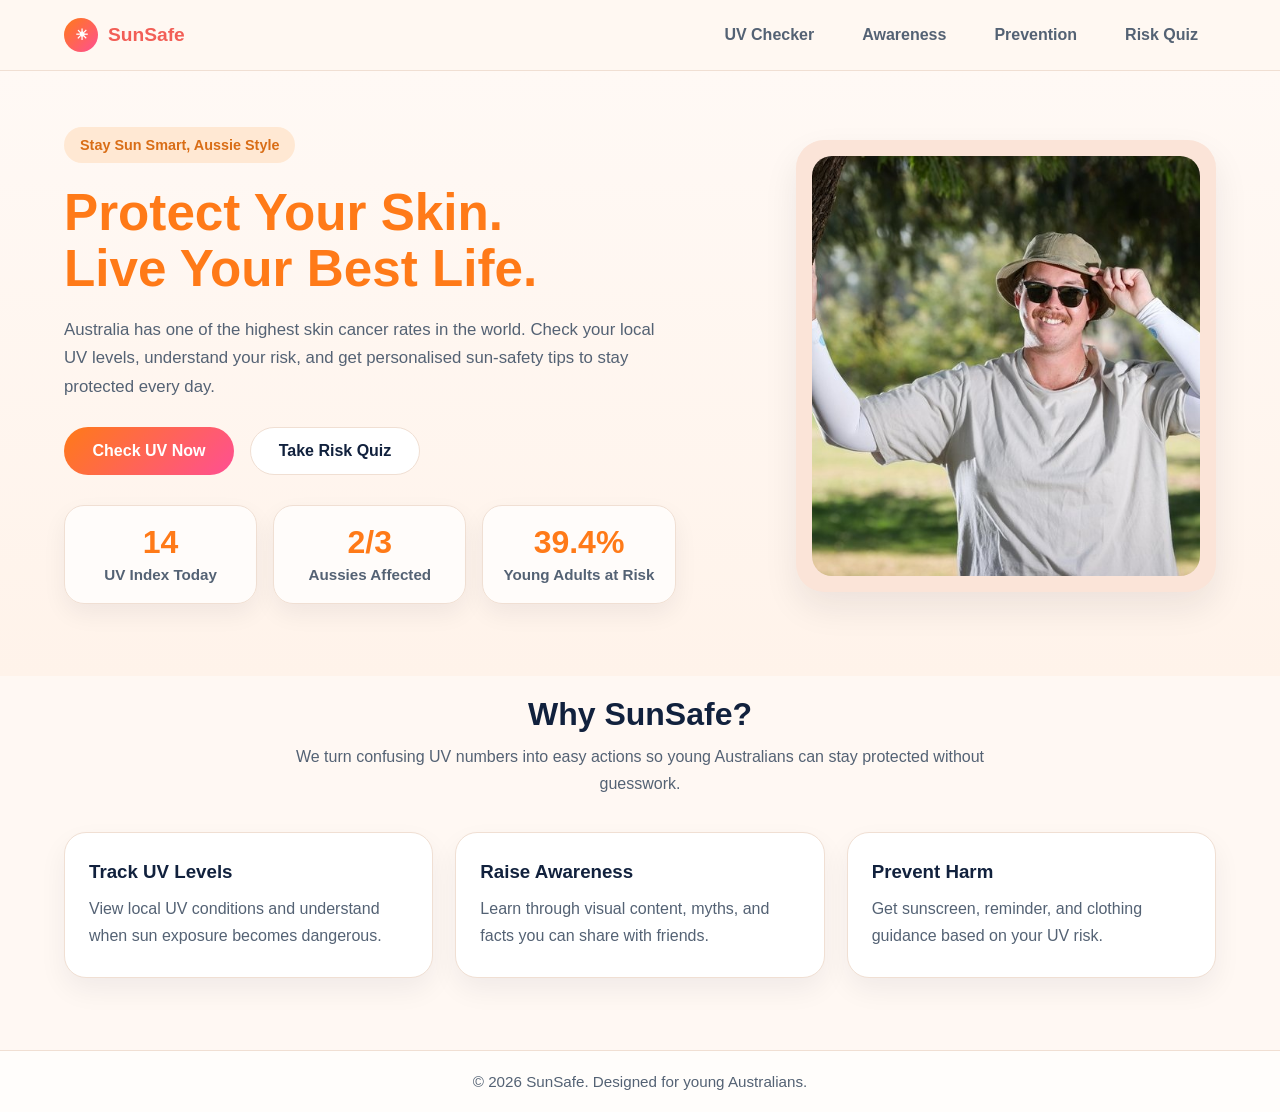
<file: index.html>
<!DOCTYPE html>
<html lang="en">
<head>
  <meta charset="UTF-8" />
  <meta name="viewport" content="width=device-width, initial-scale=1.0" />
  <title>SunSafe</title>
  <link rel="stylesheet" href="style.css" />
</head>
<body>
  <header class="site-header">
    <div class="container nav-wrapper">
      <a href="index.html" class="brand">
         <span class="brand-icon">☀</span>
        <span class="brand-text">SunSafe</span>
      </a>

      <nav class="nav">
        
        <a href="uv-checker.html" class="nav-link">UV Checker</a>
        <a href="awareness.html" class="nav-link">Awareness</a>
        <a href="prevention.html" class="nav-link">Prevention</a>
        <a href="Quiz.html" class="nav-link">Risk Quiz</a>
      </nav>
    </div>
  </header>

  <main>
	<section class="hero">
  <div class="container hero-grid">
    <div class="hero-content">
      <p class="hero-badge">Stay Sun Smart, Aussie Style</p>

      <h1 class="hero-title">
        Protect Your Skin.<br />
        Live Your Best Life.
      </h1>

      <p class="hero-text">
        Australia has one of the highest skin cancer rates in the world.
        Check your local UV levels, understand your risk, and get
        personalised sun-safety tips to stay protected every day.
      </p>

      <div class="hero-actions">
        <a href="uv-checker.html" class="btn btn-primary">Check UV Now</a>
        <a href="Quiz.html" class="btn btn-secondary">Take Risk Quiz</a>
      </div>
      <div class="stats">
        <div class="stat-card">
          <h3>14</h3>
          <p>UV Index Today</p>
        </div>

        <div class="stat-card">
          <h3>2/3</h3>
          <p>Aussies Affected</p>
        </div>

        <div class="stat-card">
          <h3>39.4%</h3>
          <p>Young Adults at Risk</p>
        </div>
      </div>
    </div>

    <div class="hero-image-card">
      <img src="hero-person.jpg" alt="Young adult using sun protection outdoors" class="hero-image" />
    </div>
  </div>
</section>
	<section class="why-section">
  <div class="container">
    <div class="section-heading">
      <h2>Why SunSafe?</h2>
      <p>
        We turn confusing UV numbers into easy actions so young Australians
        can stay protected without guesswork.
      </p>
    </div>

    <div class="feature-grid">
      <article class="feature-card">
        <h3>Track UV Levels</h3>
        <p>
          View local UV conditions and understand when sun exposure becomes dangerous.
        </p>
      </article>

      <article class="feature-card">
        <h3>Raise Awareness</h3>
        <p>
          Learn through visual content, myths, and facts you can share with friends.
        </p>
      </article>

      <article class="feature-card">
        <h3>Prevent Harm</h3>
        <p>
          Get sunscreen, reminder, and clothing guidance based on your UV risk.
        </p>
      </article>
    </div>
  </div>
</section>
  </main>
  <footer class="site-footer">
	<div class="container footer-wrapper">
		<p>&copy; <span id="year"></span> SunSafe. Designed for young Australians.</p>
	</div>
  </footer>
  <script src="script.js"></script>
</body>
</html>
</file>
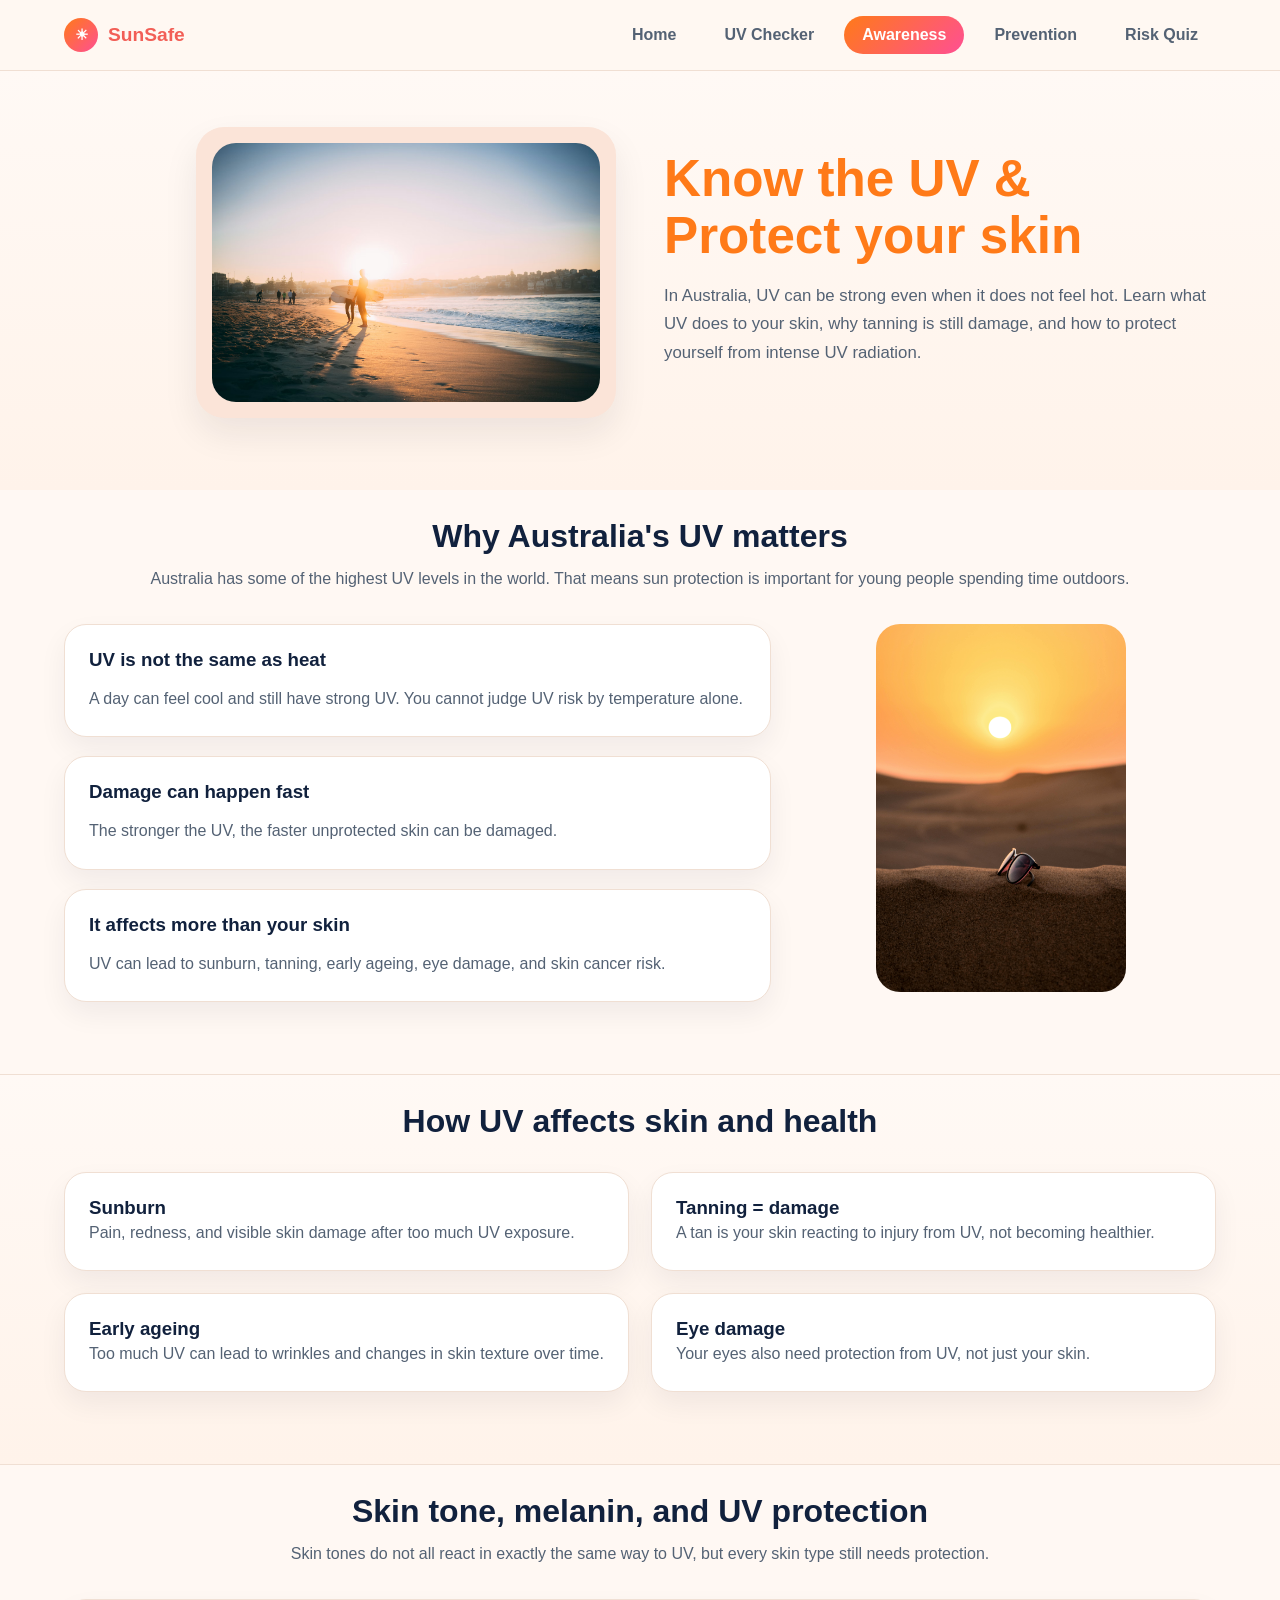
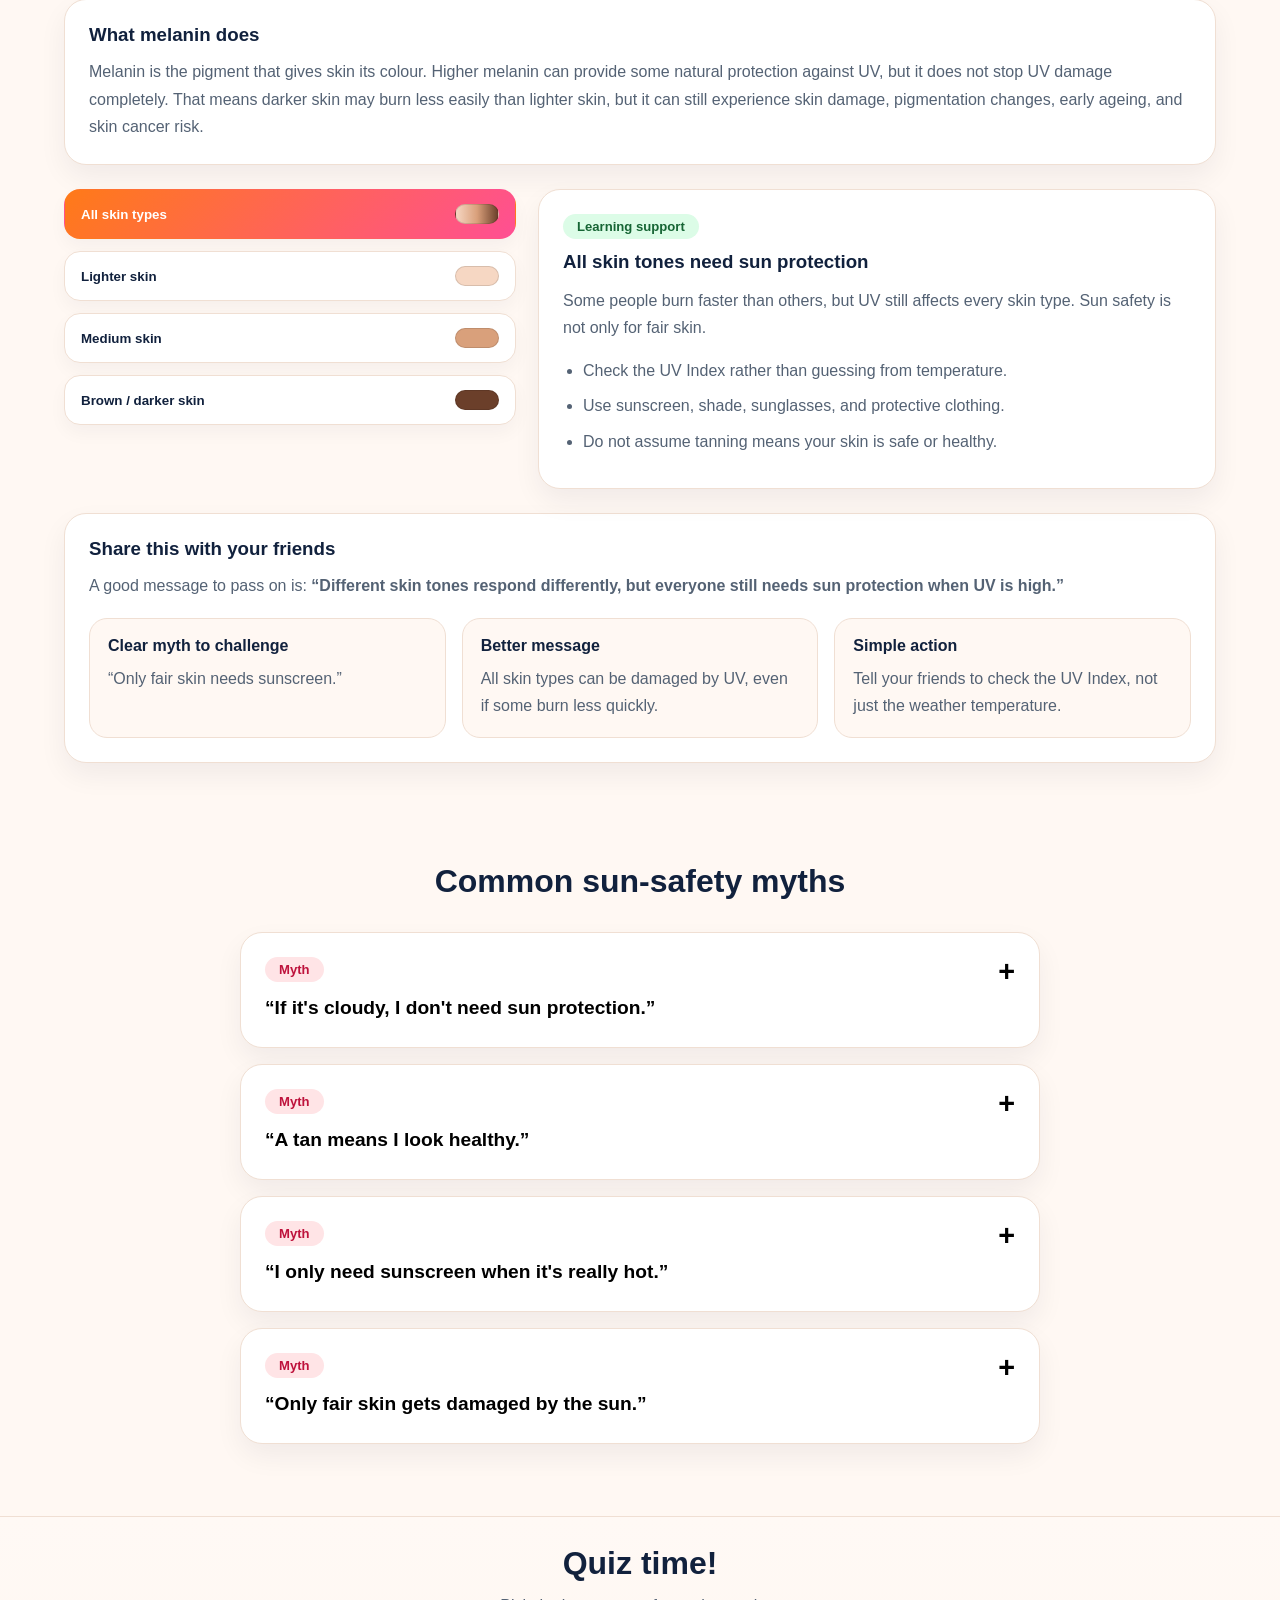
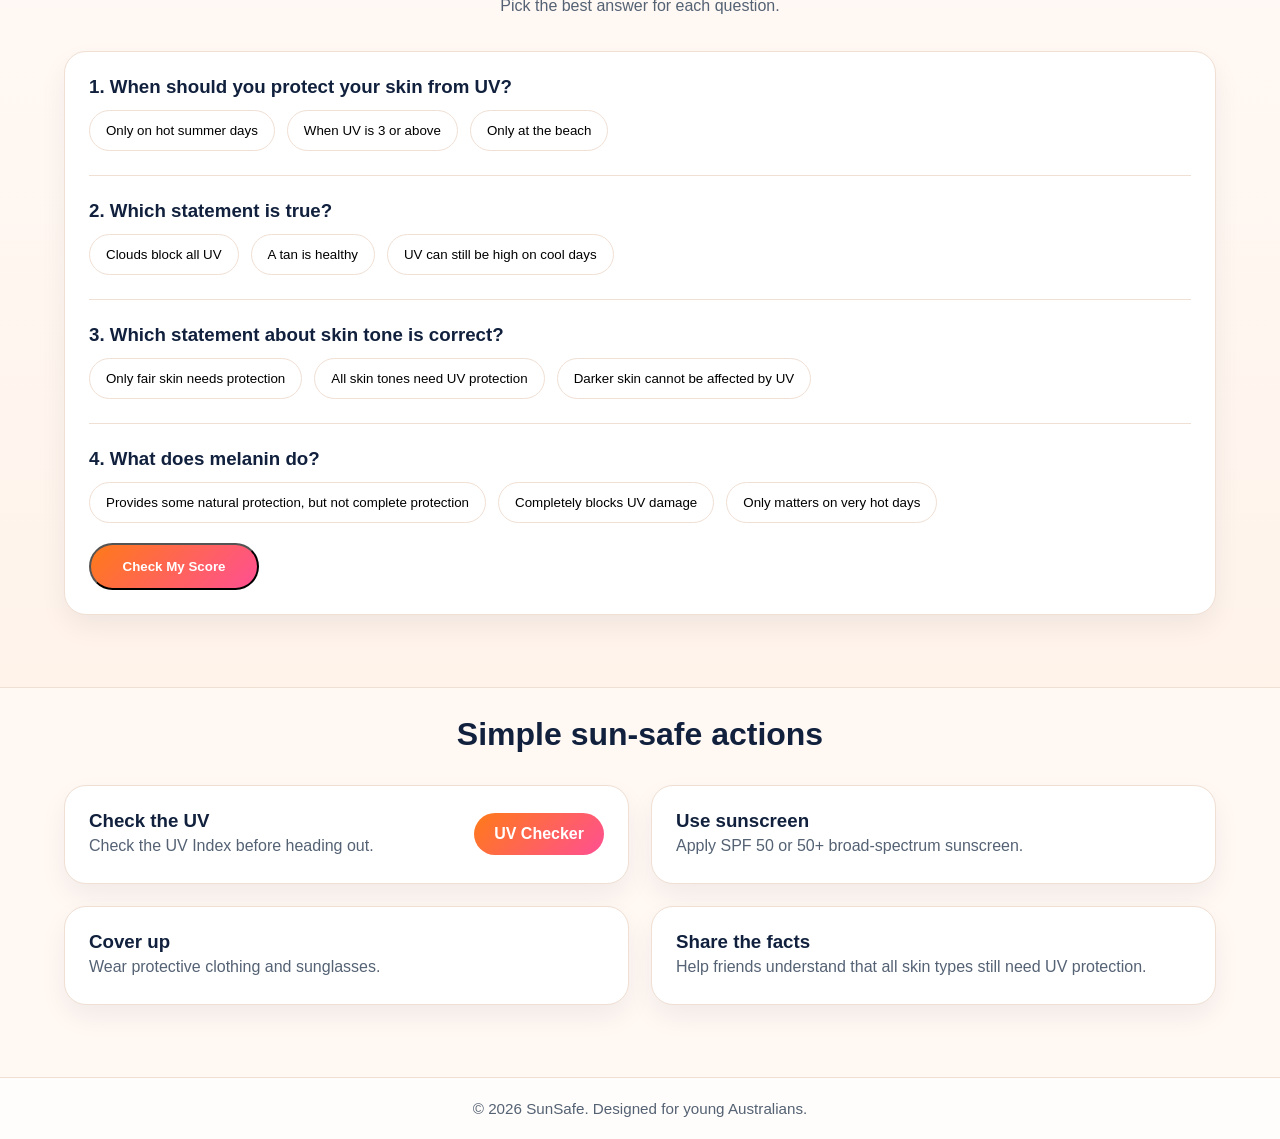
<file: awareness.html>
<!DOCTYPE html>
<html lang="en">
<head>
  <meta charset="UTF-8" />
  <meta name="viewport" content="width=device-width, initial-scale=1.0" />
  <title>SunSafe | UV Awareness</title>
  <link rel="stylesheet" href="style.css" />
</head>
<body class="awareness-page">
  <header class="site-header">
    <div class="container nav-wrapper">
      <a href="index.html" class="brand">
        <span class="brand-icon">☀</span>
        <span class="brand-text">SunSafe</span>
      </a>

      <nav class="nav">
        <a href="index.html" class="nav-link">Home</a>
        <a href="uv-checker.html" class="nav-link">UV Checker</a>
        <a href="awareness.html" class="nav-link active">Awareness</a>
        <a href="prevention.html" class="nav-link">Prevention</a>
        <a href="Quiz.html" class="nav-link">Risk Quiz</a>
      </nav>
    </div>
  </header>

  <main>
    <section class="awareness-hero">
      <div class="container hero-grid">
        <div class="hero-image-card">
          <img src="images/awareness_heading.jpg" alt="Young people learning about UV awareness" class="hero-image" />
        </div>

        <div class="hero-content">
          <h1>
            Know the UV &<br />
            Protect your skin
          </h1>

          <p class="hero-text">
            In Australia, UV can be strong even when it does not feel hot.
            Learn what UV does to your skin, why tanning is still damage,
            and how to protect yourself from intense UV radiation.
          </p>
        </div>
      </div>
    </section>

    <section class="section">
      <div class="container">
        <div class="section-heading">
          <h2>Why Australia's UV matters</h2>
          <p>
            Australia has some of the highest UV levels in the world. That means
            sun protection is important for young people spending time outdoors.
          </p>
        </div>

        <div class="facts-layout">
          <div class="fact-grid">
            <article class="info-card">
              <h3>UV is not the same as heat</h3>
              <p>
                A day can feel cool and still have strong UV. You cannot judge UV risk
                by temperature alone.
              </p>
            </article>

            <article class="info-card">
              <h3>Damage can happen fast</h3>
              <p>
                The stronger the UV, the faster unprotected skin can be damaged.
              </p>
            </article>

            <article class="info-card">
              <h3>It affects more than your skin</h3>
              <p>
                UV can lead to sunburn, tanning, early ageing, eye damage, and skin cancer risk.
              </p>
            </article>
          </div>

          <div class="fact-image-card">
            <img src="images/awareness_fact.jpg" alt="UV awareness illustration" class="fact-side-image" />
          </div>
        </div>
      </div>
    </section>

    <section class="section alt-section">
      <div class="container">
        <div class="section-heading">
          <h2>How UV affects skin and health</h2>
        </div>

        <div class="impact-grid">
          <article class="impact-card">
            <h3>Sunburn</h3>
            <p>Pain, redness, and visible skin damage after too much UV exposure.</p>
          </article>

          <article class="impact-card">
            <h3>Tanning = damage</h3>
            <p>A tan is your skin reacting to injury from UV, not becoming healthier.</p>
          </article>

          <article class="impact-card">
            <h3>Early ageing</h3>
            <p>Too much UV can lead to wrinkles and changes in skin texture over time.</p>
          </article>

          <article class="impact-card">
            <h3>Eye damage</h3>
            <p>Your eyes also need protection from UV, not just your skin.</p>
          </article>
        </div>
      </div>
    </section>

    <section class="section" id="skin-guide">
      <div class="container">
        <div class="section-heading">
          <h2>Skin tone, melanin, and UV protection</h2>
          <p>
            Skin tones do not all react in exactly the same way to UV, but every skin type
            still needs protection.
          </p>
        </div>

        <div class="melanin-card">
          <h3>What melanin does</h3>
          <p>
            Melanin is the pigment that gives skin its colour. Higher melanin can provide
            some natural protection against UV, but it does not stop UV damage completely.
            That means darker skin may burn less easily than lighter skin, but it can still
            experience skin damage, pigmentation changes, early ageing, and skin cancer risk.
          </p>
        </div>

        <div class="skin-guide-layout">
          <div class="skin-type-controls">
            <button type="button" class="skin-type-btn active" data-skin="all">All skin types</button>
            <button type="button" class="skin-type-btn" data-skin="lighter">Lighter skin</button>
            <button type="button" class="skin-type-btn" data-skin="medium">Medium skin</button>
            <button type="button" class="skin-type-btn" data-skin="darker">Brown / darker skin</button>
          </div>

          <div class="skin-type-panel info-card">
            <span class="tag fact">Learning support</span>
            <h3 id="skin-panel-title">All skin tones need sun protection</h3>
            <p id="skin-panel-text">
              Some people burn faster than others, but UV still affects every skin type.
              Sun safety is not only for fair skin.
            </p>

            <ul id="skin-panel-list" class="skin-point-list">
              <li>Check the UV Index rather than guessing from temperature.</li>
              <li>Use sunscreen, shade, sunglasses, and protective clothing.</li>
              <li>Do not assume tanning means your skin is safe or healthy.</li>
            </ul>
          </div>
        </div>

        <div class="peer-education-card">
          <h3>Share this with your friends</h3>
          <p>
            A good message to pass on is: <strong>“Different skin tones respond differently, but everyone still needs sun protection when UV is high.”</strong>
          </p>

          <div class="peer-points">
            <div class="peer-point">
              <h4>Clear myth to challenge</h4>
              <p>“Only fair skin needs sunscreen.”</p>
            </div>

            <div class="peer-point">
              <h4>Better message</h4>
              <p>All skin types can be damaged by UV, even if some burn less quickly.</p>
            </div>

            <div class="peer-point">
              <h4>Simple action</h4>
              <p>Tell your friends to check the UV Index, not just the weather temperature.</p>
            </div>
          </div>
        </div>
      </div>
    </section>

    <section class="section" id="myths">
      <div class="container">
        <div class="section-heading">
          <h2>Common sun-safety myths</h2>
        </div>

        <div class="myth-list">
          <button class="myth-card" type="button" aria-expanded="false">
            <div class="myth-top">
              <span class="tag myth">Myth</span>
              <h3>“If it's cloudy, I don't need sun protection.”</h3>
              <span class="toggle">+</span>
            </div>
            <div class="myth-body">
              <span class="tag fact">Fact</span>
              <p>
                UV can still be high on cloudy days. Clouds do not completely block UV,
                so skin damage can still happen.
              </p>
            </div>
          </button>

          <button class="myth-card" type="button" aria-expanded="false">
            <div class="myth-top">
              <span class="tag myth">Myth</span>
              <h3>“A tan means I look healthy.”</h3>
              <span class="toggle">+</span>
            </div>
            <div class="myth-body">
              <span class="tag fact">Fact</span>
              <p>
                A tan is a sign that your skin has reacted to UV damage.
              </p>
            </div>
          </button>

          <button class="myth-card" type="button" aria-expanded="false">
            <div class="myth-top">
              <span class="tag myth">Myth</span>
              <h3>“I only need sunscreen when it's really hot.”</h3>
              <span class="toggle">+</span>
            </div>
            <div class="myth-body">
              <span class="tag fact">Fact</span>
              <p>
                Heat and UV are different. A cool day can still have dangerous UV levels.
              </p>
            </div>
          </button>

          <button class="myth-card" type="button" aria-expanded="false">
            <div class="myth-top">
              <span class="tag myth">Myth</span>
              <h3>“Only fair skin gets damaged by the sun.”</h3>
              <span class="toggle">+</span>
            </div>
            <div class="myth-body">
              <span class="tag fact">Fact</span>
              <p>
                Everyone can be affected by UV. Some people burn more easily, but all skin types need care and protection.
              </p>
            </div>
          </button>
        </div>
      </div>
    </section>

    <section class="section alt-section">
      <div class="container">
        <div class="section-heading">
          <h2>Quiz time!</h2>
          <p>Pick the best answer for each question.</p>
        </div>

        <div class="quiz-card">
          <div class="quiz-item" data-answer="b">
            <h3>1. When should you protect your skin from UV?</h3>
            <div class="quiz-options">
              <button type="button" class="quiz-option" data-choice="a">Only on hot summer days</button>
              <button type="button" class="quiz-option" data-choice="b">When UV is 3 or above</button>
              <button type="button" class="quiz-option" data-choice="c">Only at the beach</button>
            </div>
          </div>

          <div class="quiz-item" data-answer="c">
            <h3>2. Which statement is true?</h3>
            <div class="quiz-options">
              <button type="button" class="quiz-option" data-choice="a">Clouds block all UV</button>
              <button type="button" class="quiz-option" data-choice="b">A tan is healthy</button>
              <button type="button" class="quiz-option" data-choice="c">UV can still be high on cool days</button>
            </div>
          </div>

          <div class="quiz-item" data-answer="b">
            <h3>3. Which statement about skin tone is correct?</h3>
            <div class="quiz-options">
              <button type="button" class="quiz-option" data-choice="a">Only fair skin needs protection</button>
              <button type="button" class="quiz-option" data-choice="b">All skin tones need UV protection</button>
              <button type="button" class="quiz-option" data-choice="c">Darker skin cannot be affected by UV</button>
            </div>
          </div>

          <div class="quiz-item" data-answer="a">
            <h3>4. What does melanin do?</h3>
            <div class="quiz-options">
              <button type="button" class="quiz-option" data-choice="a">Provides some natural protection, but not complete protection</button>
              <button type="button" class="quiz-option" data-choice="b">Completely blocks UV damage</button>
              <button type="button" class="quiz-option" data-choice="c">Only matters on very hot days</button>
            </div>
          </div>

          <div class="quiz-actions">
            <button id="checkQuizBtn" class="btn btn-primary" type="button">Check My Score</button>
            <p id="quizResult" class="quiz-result"></p>
          </div>
        </div>
      </div>
    </section>

    <section class="section" id="actions">
      <div class="container">
        <div class="section-heading">
          <h2>Simple sun-safe actions</h2>
        </div>

        <div class="action-grid">
          <article class="action-card action-card-inline">
            <div class="action-text">
              <h3>Check the UV</h3>
              <p>Check the UV Index before heading out.</p>
            </div>

            <a href="uv-checker.html" class="action-btn">UV Checker</a>
          </article>

          <article class="action-card">
            <h3>Use sunscreen</h3>
            <p>Apply SPF 50 or 50+ broad-spectrum sunscreen.</p>
          </article>

          <article class="action-card">
            <h3>Cover up</h3>
            <p>Wear protective clothing and sunglasses.</p>
          </article>

          <article class="action-card">
            <h3>Share the facts</h3>
            <p>Help friends understand that all skin types still need UV protection.</p>
          </article>
        </div>
      </div>
    </section>
  </main>

  <footer class="site-footer">
    <div class="container footer-wrapper">
      <p>&copy; <span id="year"></span> SunSafe. Designed for young Australians.</p>
    </div>
  </footer>

  <script src="awareness.js"></script>
</body>
</html>
</file>
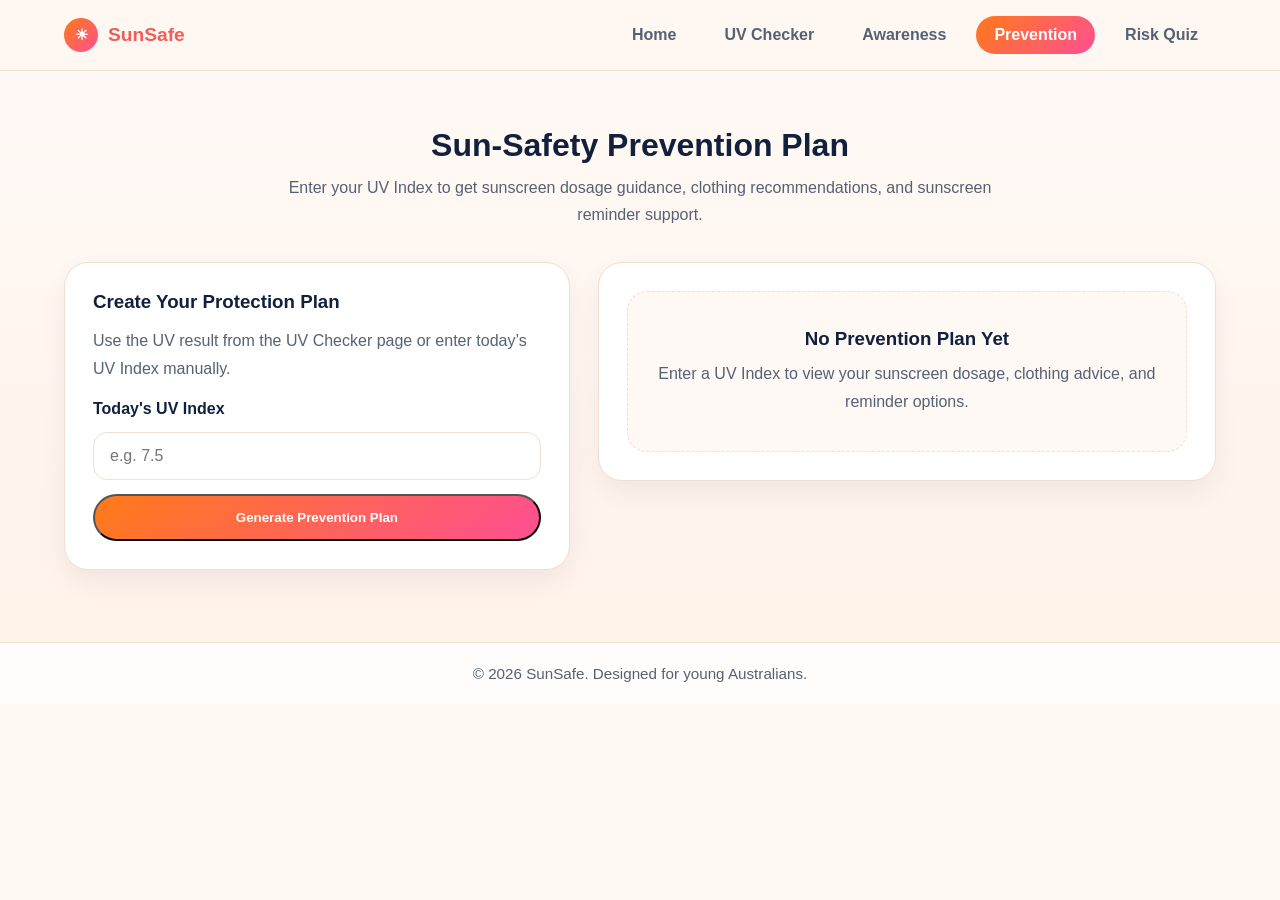
<file: prevention.html>
<!DOCTYPE html>
<html lang="en">
<head>
  <meta charset="UTF-8" />
  <meta name="viewport" content="width=device-width, initial-scale=1.0" />
  <title>SunSafe | Prevention</title>
  <link rel="stylesheet" href="style.css" />
</head>
<body>
  <header class="site-header">
    <div class="container nav-wrapper">
      <a href="index.html" class="brand">
        <span class="brand-icon">☀</span>
        <span class="brand-text">SunSafe</span>
      </a>

      <nav class="nav">
        <a href="index.html" class="nav-link">Home</a>
        <a href="uv-checker.html" class="nav-link">UV Checker</a>
        <a href="awareness.html" class="nav-link">Awareness</a>
        <a href="prevention.html" class="nav-link active">Prevention</a>
        <a href="Quiz.html" class="nav-link">Risk Quiz</a>
      </nav>
    </div>
  </header>

  <main>
    <section class="prevention-page">
      <div class="container">
        <div class="section-heading">
          <h2>Sun-Safety Prevention Plan</h2>
          <p>
            Enter your UV Index to get sunscreen dosage guidance, clothing recommendations,
            and sunscreen reminder support.
          </p>
        </div>

        <div class="prevention-grid">
          <div class="prevention-form-card">
            <h3>Create Your Protection Plan</h3>
            <p class="prevention-intro">
              Use the UV result from the UV Checker page or enter today’s UV Index manually.
            </p>

            <form id="prevention-form" class="prevention-form">
              <label for="uv-index-input">Today's UV Index</label>
              <input
                type="number"
                id="uv-index-input"
                name="uv-index-input"
                min="0"
                max="15"
                step="0.1"
                placeholder="e.g. 7.5"
                required
              />

              <button type="submit" class="btn btn-primary">Generate Prevention Plan</button>
            </form>

            <div class="reminder-banner prevention-hidden" id="reminder-banner"></div>
          </div>

          <div class="prevention-output-card">
            <div id="prevention-placeholder" class="placeholder-state">
              <h3>No Prevention Plan Yet</h3>
              <p>
                Enter a UV Index to view your sunscreen dosage, clothing advice,
                and reminder options.
              </p>
            </div>

            <div id="prevention-results" class="prevention-results prevention-hidden">
              <div class="prevention-summary">
                <div class="prevention-uv-circle" id="prevention-uv-circle">
                  <span id="summary-uv-value">--</span>
                </div>

                <div class="prevention-summary-text">
                  <p class="summary-label">Current Prevention Summary</p>
                  <h3 id="summary-risk-level">No data</h3>
                  <p class="risk-pill" id="summary-risk-pill">No data</p>
                  <p id="summary-message">
                    Your protection guidance will appear here after you enter a UV Index.
                  </p>
                </div>
              </div>

              <div class="prevention-cards">
                <article class="info-card">
                  <h3>Sunscreen Dosage Guidance</h3>
                  <div class="metric-row">
                    <span class="metric-label">Recommended SPF</span>
                    <span class="metric-value" id="spf-value">--</span>
                  </div>
                  <div class="metric-row">
                    <span class="metric-label">Estimated Dosage</span>
                    <span class="metric-value" id="dosage-value">--</span>
                  </div>
                  <div class="metric-row">
                    <span class="metric-label">Pump Estimate</span>
                    <span class="metric-value" id="pump-value">--</span>
                  </div>
                  <div class="metric-row">
                    <span class="metric-label">Reapply Every</span>
                    <span class="metric-value" id="reapply-value">--</span>
                  </div>
                  <p class="info-note-text" id="dosage-note">
                    Dosage guidance will appear after you generate your prevention plan.
                  </p>
                </article>

                <article class="info-card">
                  <h3>Clothing Recommendations</h3>
                  <ul class="advice-list" id="clothing-list">
                    <li>No clothing recommendations yet.</li>
                  </ul>
                </article>

                <article class="info-card">
                  <h3>Sunscreen Reminders</h3>

                  <div class="reminder-controls">
                    <label for="reminder-interval">Reminder time</label>
                    <select id="reminder-interval">
                      <option value="60">Every 60 minutes</option>
                      <option value="80">Every 80 minutes</option>
                      <option value="90">Every 90 minutes</option>
                      <option value="120">Every 120 minutes</option>
                    </select>

                    <div class="reminder-actions">
                      <button type="button" id="add-reminder-btn" class="btn btn-secondary">
                        Add Reminder
                      </button>
                      <button type="button" id="clear-reminders-btn" class="btn btn-secondary btn-outline">
                        Clear All
                      </button>
                    </div>
                  </div>

                  <p class="reminder-status" id="reminder-status">
                    Generate a prevention plan before adding reminders.
                  </p>

                  <div class="reminder-tracking">
                    <h4>Active Reminder Tracking</h4>
                    <ul id="reminder-list" class="reminder-list">
                      <li class="empty-reminder">No reminders set yet.</li>
                    </ul>
                  </div>
                </article>
              </div>
            </div>
          </div>
        </div>
      </div>
    </section>
  </main>

  <footer class="site-footer">
    <div class="container footer-wrapper">
      <p>&copy; <span id="year"></span> SunSafe. Designed for young Australians.</p>
    </div>
  </footer>

  <script src="script.js"></script>
  <script src="prevention.js"></script>
</body>
</html>
</file>
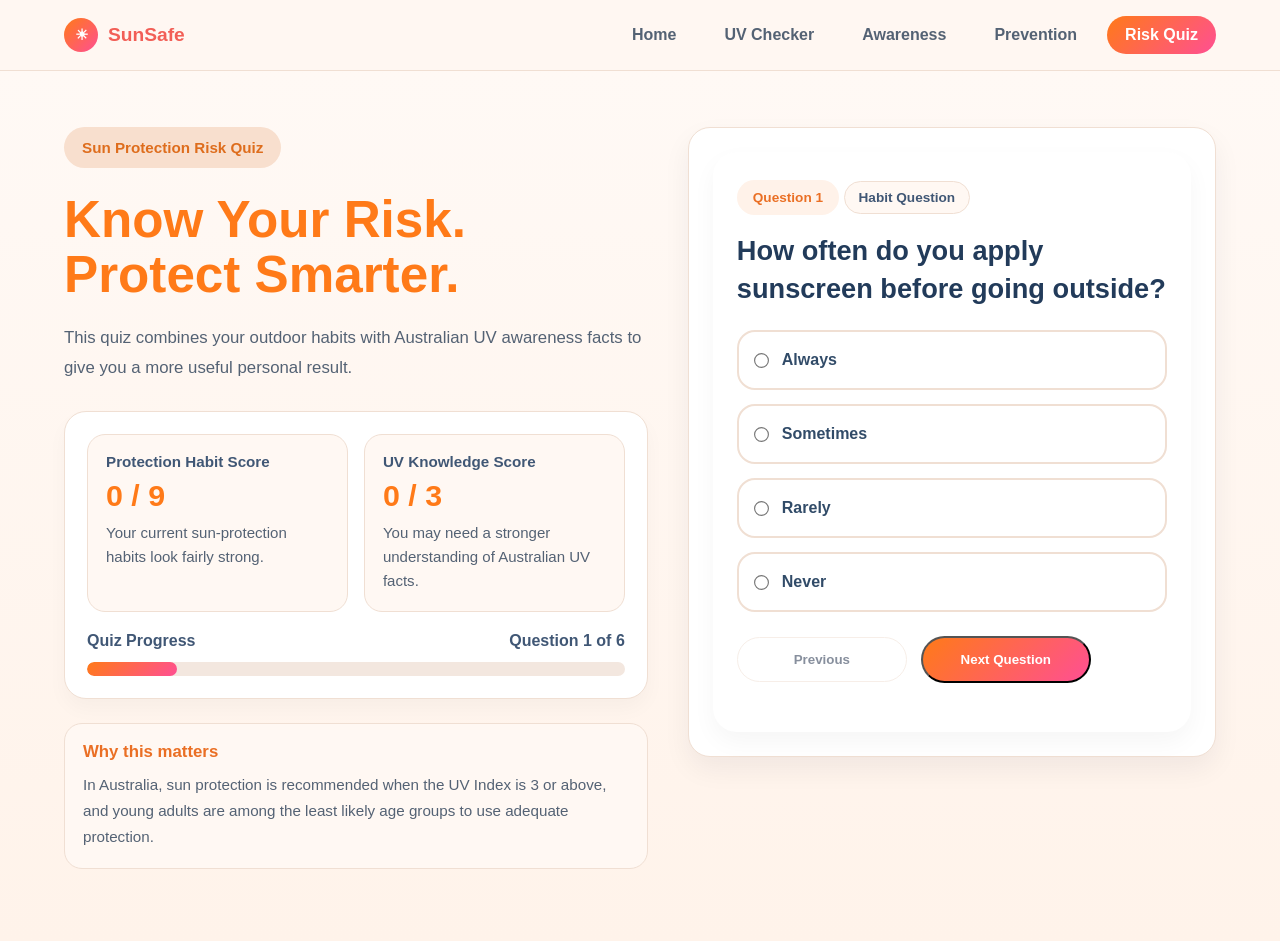
<file: Quiz.html>
<!DOCTYPE html>
<html lang="en">
<head>
  <meta charset="UTF-8" />
  <meta name="viewport" content="width=device-width, initial-scale=1.0" />
  <title>SunSafe - Risk Quiz</title>
  <link rel="stylesheet" href="style.css" />
</head>

<body class="quiz-page">
  <header class="site-header">
    <div class="container nav-wrapper">
      <a href="index.html" class="brand">
        <span class="brand-icon">☀</span>
        <span>SunSafe</span>
      </a>

      <nav class="nav">
        <a href="index.html" class="nav-link">Home</a>
        <a href="uv-checker.html" class="nav-link">UV Checker</a>
        <a href="awareness.html" class="nav-link">Awareness</a>
        <a href="prevention.html" class="nav-link">Prevention</a>
        <a href="Quiz.html" class="nav-link active">Risk Quiz</a>
      </nav>
    </div>
  </header>

  <main class="quiz-section">
    <div class="container quiz-grid">
      <div class="quiz-left">
        <div class="badge">Sun Protection Risk Quiz</div>

        <h1>Know Your Risk.<br />Protect Smarter.</h1>

        <p>
          This quiz combines your outdoor habits with Australian UV awareness facts
          to give you a more useful personal result.
        </p>

        <div class="progress-box">
          <div class="score-grid">
            <div class="score-box">
              <div class="score-title">Protection Habit Score</div>
              <div class="score-value">
                <span id="habitScoreValue">0</span> / 9
              </div>
              <p id="habitScoreText">
                This score shows how risky your current sun-safety habits are.
              </p>
            </div>

            <div class="score-box">
              <div class="score-title">UV Knowledge Score</div>
              <div class="score-value">
                <span id="knowledgeScoreValue">0</span> / 3
              </div>
              <p id="knowledgeScoreText">
                This score shows how well you understand Australian UV facts.
              </p>
            </div>
          </div>

          <div class="progress-top">
            <span>Quiz Progress</span>
            <span id="progressText">Question 1 of 6</span>
          </div>

          <div class="progress-bar">
            <div class="progress-fill"></div>
          </div>
        </div>

        <div class="tip-box">
          <h3>Why this matters</h3>
          <p>
            In Australia, sun protection is recommended when the UV Index is 3 or above,
            and young adults are among the least likely age groups to use adequate protection.
          </p>
        </div>
      </div>

      <div class="quiz-card">
        <div class="quiz-card-inner">
          <div class="question-label">Question 1</div>
          <div class="question-type" id="questionType">Habit Question</div>

          <h2>How often do you apply sunscreen before going outside?</h2>

          <form>
            <div class="options"></div>

            <div class="quiz-actions">
              <button type="button" class="btn btn-secondary">Previous</button>
              <button type="button" class="btn btn-primary">Next Question</button>
            </div>

            <div id="quizResult" class="tip-box" style="display:none; margin-top:20px;">
              <h3>Your Result</h3>
              <div id="resultText"></div>
            </div>
          </form>
        </div>
      </div>
    </div>
  </main>

  <script src="Quiz.js"></script>
</body>
</html>
</file>
<file: style.css>
* {
  margin: 0;
  padding: 0;
  box-sizing: border-box;
}

:root {
  --bg: #fff8f3;
  --text-dark: #11213d;
  --text-body: #546274;
  --orange: #ff7a18;
  --pink: #ff4f93;
  --border: #f0dfd3;
  --white: #ffffff;
}

body {
  font-family: Arial, sans-serif;
  background: var(--bg);
  color: var(--text-dark);
}

a {
  text-decoration: none;
}

img {
  max-width: 100%;
  display: block;
}

.container {
  width: 90%;
  max-width: 1200px;
  margin: 0 auto;
}

/* Header */
.site-header {
  padding: 16px 0;
  border-bottom: 1px solid var(--border);
  background: rgba(255, 248, 243, 0.95);
}

.nav-wrapper {
  display: flex;
  align-items: center;
  justify-content: space-between;
}

.brand {
  display: inline-flex;
  align-items: center;
  gap: 10px;
  font-weight: 700;
  color: #f25e56;
  font-size: 1.2rem;
}

.brand-icon {
  width: 34px;
  height: 34px;
  display: grid;
  place-items: center;
  border-radius: 50%;
  background: linear-gradient(135deg, var(--orange), var(--pink));
  color: var(--white);
  font-size: 0.95rem;
}

.nav {
  display: flex;
  align-items: center;
  gap: 12px;
}

.nav-link {
  padding: 10px 18px;
  border-radius: 999px;
  color: var(--text-body);
  font-weight: 600;
  transition: 0.2s ease;
}

.nav-link:hover,
.nav-link.active {
  color: var(--white);
  background: linear-gradient(135deg, var(--orange), var(--pink));
}

/* Hero */
.hero {
  padding: 56px 0 72px;
  background: linear-gradient(180deg, #fff9f5 0%, #fff3ea 100%);
}

.hero-grid {
  display: grid;
  grid-template-columns: 1.1fr 0.9fr;
  gap: 40px;
  align-items: center;
}

.hero-content {
  max-width: 100%;
}

.hero-badge {
  display: inline-block;
  padding: 10px 16px;
  margin-bottom: 22px;
  border-radius: 999px;
  background: #ffe8d3;
  color: #d96d16;
  font-size: 0.9rem;
  font-weight: 700;
}

.hero-title {
  font-size: 3.2rem;
  line-height: 1.1;
  color: var(--orange);
  margin-bottom: 18px;
}

.hero-text {
  max-width: 640px;
  color: var(--text-body);
  font-size: 1.05rem;
  line-height: 1.7;
  margin-bottom: 26px;
}

.hero-actions {
  display: flex;
  gap: 16px;
  flex-wrap: wrap;
  margin-bottom: 30px;
}
.uv-chart-section {
  margin-top: 28px;
  padding-top: 24px;
  border-top: 1px solid #f0dfd3;
}

.chart-description {
  color: #536b87;
  font-size: 15px;
  line-height: 1.7;
  margin-bottom: 16px;
}

#uv-trend-chart {
  width: 100%;
  max-height: 320px;
}
.btn {
  display: inline-flex;
  align-items: center;
  justify-content: center;
  padding: 14px 24px;
  min-width: 170px;
  border-radius: 999px;
  font-weight: 700;
  transition: transform 0.2s ease;
}

.btn:hover {
  transform: translateY(-2px);
}

.btn-primary {
  color: var(--white);
  background: linear-gradient(135deg, var(--orange), var(--pink));
}

.btn-secondary {
  color: var(--text-dark);
  background: var(--white);
  border: 1px solid var(--border);
}

.hero-image-card {
  width: 100%;
  max-width: 420px;
  justify-self: end;
  padding: 16px;
  border-radius: 28px;
  background: #fbe4d8;
  box-shadow: 0 16px 35px rgba(20, 20, 43, 0.08);
}

.hero-image {
  width: 100%;
  height: 420px;
  object-fit: cover;
  border-radius: 20px;
}

/* Stats */
.stats {
  display: grid;
  grid-template-columns: repeat(3, minmax(140px, 1fr));
  gap: 16px;
  max-width: 760px;
  margin-top: 10px;
}

.stat-card {
  background: rgba(255, 255, 255, 0.75);
  border: 1px solid var(--border);
  border-radius: 20px;
  padding: 20px 16px;
  text-align: center;
  box-shadow: 0 10px 24px rgba(20, 20, 43, 0.06);
}

.stat-card h3 {
  font-size: 2rem;
  line-height: 1;
  margin-bottom: 8px;
  color: var(--orange);
}

.stat-card p {
  color: var(--text-body);
  font-size: 0.95rem;
  font-weight: 600;
}

/* Why section */
.why-section {
  padding: 20px 0 72px;
}

.section-heading {
  text-align: center;
  max-width: 720px;
  margin: 0 auto 34px;
}

.section-heading h2 {
  font-size: 2rem;
  margin-bottom: 10px;
  color: var(--text-dark);
}

.section-heading p {
  color: var(--text-body);
  line-height: 1.7;
}

.feature-grid {
  display: grid;
  grid-template-columns: repeat(3, 1fr);
  gap: 22px;
}

.feature-card {
  background: var(--white);
  border: 1px solid var(--border);
  border-radius: 22px;
  padding: 28px 24px;
  box-shadow: 0 12px 28px rgba(20, 20, 43, 0.06);
}

.feature-card h3 {
  margin-bottom: 12px;
  color: var(--text-dark);
}

.feature-card p {
  color: var(--text-body);
  line-height: 1.7;
}

/* Footer */
.site-footer {
  border-top: 1px solid var(--border);
  background: rgba(255, 255, 255, 0.7);
}

.footer-wrapper {
  padding: 22px 0;
  text-align: center;
}

.footer-wrapper p {
  color: var(--text-body);
  font-size: 0.95rem;
}

/* Responsive */
@media (max-width: 980px) {
  .nav-wrapper {
    flex-direction: column;
    gap: 14px;
  }

  .nav {
    flex-wrap: wrap;
    justify-content: center;
  }

  .hero {
    padding: 44px 0 60px;
  }

  .hero-grid {
    grid-template-columns: 1fr;
  }

  .hero-content {
    max-width: 100%;
  }

  .hero-title {
    font-size: 2.6rem;
  }

  .hero-text {
    max-width: 100%;
  }

  .hero-image-card {
    justify-self: start;
    max-width: 100%;
  }

  .hero-image {
    height: 360px;
  }

  .feature-grid {
    grid-template-columns: 1fr;
  }
}

@media (max-width: 700px) {
  .container {
    width: 92%;
  }

  .site-header {
    padding: 14px 0;
  }

  .brand {
    font-size: 1.05rem;
  }

  .nav {
    gap: 8px;
  }

  .nav-link {
    padding: 8px 14px;
    font-size: 0.95rem;
  }

  .hero {
    padding: 36px 0 52px;
  }

  .hero-badge {
    font-size: 0.82rem;
    padding: 8px 14px;
  }

  .hero-title {
    font-size: 2.2rem;
    line-height: 1.15;
  }

  .hero-text {
    font-size: 0.98rem;
  }

  .hero-actions {
    flex-direction: column;
    align-items: stretch;
  }

  .btn {
    width: 100%;
    max-width: 100%;
  }

  .hero-image {
    height: 280px;
  }

  .stats {
    grid-template-columns: 1fr;
  }

  .stat-card h3 {
    font-size: 1.7rem;
  }

  .section-heading h2 {
    font-size: 1.7rem;
  }

  .feature-card {
    padding: 22px 18px;
  }

  .footer-wrapper {
    padding: 18px 0;
  }
}


/* UV Checker Page */
.uv-page {
  padding: 56px 0 72px;
  background: linear-gradient(180deg, #fff9f5 0%, #fff3ea 100%);
}

.uv-layout {
  display: grid;
  grid-template-columns: 0.9fr 1.1fr;
  gap: 28px;
  align-items: start;
  margin-top: 32px;
}

.uv-form-card,
.uv-result-card {
  background: var(--white);
  border: 1px solid var(--border);
  border-radius: 24px;
  padding: 28px;
  box-shadow: 0 12px 28px rgba(20, 20, 43, 0.06);
}

.uv-form-card h3,
.uv-result-card h3,
.hourly-forecast h3 {
  margin-bottom: 16px;
  color: var(--text-dark);
}

.uv-form-card p {
  color: var(--text-body);
  margin: 16px 0;
  font-weight: 600;
}

.uv-form-card form {
  display: flex;
  flex-direction: column;
  gap: 14px;
}

.uv-form-card label {
  font-weight: 700;
  color: var(--text-dark);
}

.uv-form-card input {
  width: 100%;
  padding: 14px 16px;
  border: 1px solid var(--border);
  border-radius: 14px;
  font-size: 1rem;
  outline: none;
  background: #fff;
}

.uv-form-card input:focus {
  border-color: var(--orange);
}

.uv-form-card .btn {
  width: fit-content;
}

.uv-result-card p {
  color: var(--text-body);
  line-height: 1.7;
  margin-bottom: 12px;
}

.uv-result-card strong {
  color: var(--text-dark);
}

.hourly-forecast {
  margin-top: 24px;
  padding-top: 18px;
  border-top: 1px solid var(--border);
}

.hourly-forecast p {
  margin-bottom: 0;
}

@media (max-width: 980px) {
  .uv-layout {
    grid-template-columns: 1fr;
  }
}

@media (max-width: 700px) {
  .uv-page {
    padding: 40px 0 56px;
  }

  .uv-form-card,
  .uv-result-card {
    padding: 22px 18px;
  }

  .uv-form-card .btn {
    width: 100%;
  }
}

/* UV Checker Live Result */
.uv-live-result {
  display: flex;
  gap: 24px;
  align-items: center;
  flex-wrap: wrap;
  margin-bottom: 24px;
}

.uv-index-circle {
  width: 120px;
  height: 120px;
  border-radius: 50%;
  display: grid;
  place-items: center;
  background: #c8ced8;
  color: #fff;
  font-size: 2rem;
  font-weight: 800;
}

.uv-result-info {
  flex: 1;
  min-width: 220px;
}

.risk-pill {
  display: inline-block;
  padding: 6px 12px;
  border-radius: 999px;
  background: #c8ced8;
  color: #fff;
  font-weight: 700;
}

.hourly-grid {
  display: grid;
  grid-template-columns: repeat(3, 1fr);
  gap: 12px;
}

.hour-card {
  border: 1px solid var(--border);
  border-radius: 16px;
  padding: 14px;
  text-align: center;
  background: #fff8f3;
}

.hour-time {
  font-weight: 700;
  margin-bottom: 6px;
}

.hour-uv {
  color: var(--text-body);
}

/* UV Risk Colours */
.uv-low {
  background: #35b56a !important;
}

.uv-moderate {
  background: #f2c94c !important;
  color: #1f1f1f !important;
}

.uv-high {
  background: #f2994a !important;
}

.uv-very-high {
  background: #eb5757 !important;
}

.uv-extreme {
  background: #9b51e0 !important;
}

@media (max-width: 700px) {
  .hourly-grid {
    grid-template-columns: 1fr;
  }

  .uv-index-circle {
    width: 105px;
    height: 105px;
    font-size: 1.8rem;
  }
}

.prevention-link-box {
  margin: 20px 0 8px;
  padding: 18px;
  border: 1px solid var(--border);
  border-radius: 18px;
  background: #fff8f3;
}

.prevention-link-box h4 {
  margin-bottom: 8px;
  color: var(--text-dark);
}

.prevention-link-box p {
  color: var(--text-body);
  margin-bottom: 14px;
  line-height: 1.6;
}

/* Quiz Page */

.quiz-page {
  background: #fdf6f1;
  color: #243b5a;
}

.quiz-section {
  padding: 56px 0 72px;
  background: linear-gradient(180deg, #fff9f5 0%, #fff3ea 100%);
}

.quiz-grid {
  display: grid;
  grid-template-columns: 1.05fr 0.95fr;
  gap: 40px;
  align-items: start;
}

.quiz-left .badge {
  display: inline-block;
  background: #f8dfce;
  color: #de6d1d;
  font-weight: 700;
  padding: 12px 18px;
  border-radius: 999px;
  margin-bottom: 24px;
  font-size: 0.95rem;
}

.quiz-left h1 {
  font-size: 3.2rem;
  line-height: 1.08;
  color: var(--orange);
  margin-bottom: 20px;
  font-weight: 800;
}

.quiz-left p {
  font-size: 1.05rem;
  line-height: 1.8;
  color: var(--text-body);
  max-width: 760px;
  margin-bottom: 28px;
}

.progress-box {
  background: #fff;
  border: 1px solid var(--border);
  border-radius: 22px;
  padding: 22px;
  box-shadow: 0 10px 20px rgba(0, 0, 0, 0.03);
}

.score-grid {
  display: grid;
  grid-template-columns: repeat(2, 1fr);
  gap: 16px;
  margin-bottom: 20px;
}

.score-box {
  background: #fff8f3;
  border: 1px solid var(--border);
  border-radius: 18px;
  padding: 18px;
}

.score-title {
  font-size: 0.95rem;
  font-weight: 700;
  color: #405775;
  margin-bottom: 8px;
}

.score-value {
  font-size: 1.9rem;
  font-weight: 800;
  color: var(--orange);
  margin-bottom: 8px;
}

.score-box p {
  font-size: 0.94rem;
  line-height: 1.6;
  color: var(--text-body);
  margin: 0;
}

.progress-top {
  display: flex;
  justify-content: space-between;
  margin-bottom: 12px;
  font-weight: 700;
  color: #405775;
  gap: 12px;
}

.progress-bar {
  width: 100%;
  height: 14px;
  background: #f3e7df;
  border-radius: 999px;
  overflow: hidden;
}

.progress-fill {
  width: 16.66%;
  height: 100%;
  background: linear-gradient(135deg, var(--orange), var(--pink));
  border-radius: 999px;
}

.quiz-card {
  background: #f7e3d8;
  border-radius: 30px;
  padding: 18px;
}

.quiz-card-inner {
  background: #fff;
  border-radius: 24px;
  padding: 28px 24px;
  min-height: 580px;
  box-shadow: 0 10px 25px rgba(0, 0, 0, 0.04);
}

.question-label {
  display: inline-block;
  background: #fff2e9;
  color: #ea6f24;
  font-weight: 700;
  padding: 10px 16px;
  border-radius: 999px;
  font-size: 0.85rem;
  margin-bottom: 16px;
}

.question-type {
  display: inline-block;
  margin-bottom: 18px;
  padding: 8px 14px;
  border-radius: 999px;
  background: #fff8f3;
  border: 1px solid var(--border);
  color: #405775;
  font-size: 0.85rem;
  font-weight: 700;
}

.quiz-card h2 {
  font-size: 1.7rem;
  color: #223b5a;
  margin-bottom: 22px;
  line-height: 1.4;
}

.options {
  display: grid;
  gap: 14px;
  margin-bottom: 24px;
}

.option {
  border: 2px solid var(--border);
  border-radius: 18px;
  padding: 16px;
  display: flex;
  align-items: center;
  gap: 14px;
  cursor: pointer;
  transition: 0.2s ease;
  background: #fff;
}

.option:hover {
  border-color: var(--orange);
  transform: translateY(-1px);
}

.option input {
  accent-color: #ff6d4c;
  transform: scale(1.15);
}

.option span {
  font-size: 1rem;
  color: #314b68;
  font-weight: 600;
  line-height: 1.5;
}

.quiz-actions {
  display: flex;
  gap: 16px;
  flex-wrap: wrap;
}

.tip-box {
  margin-top: 24px;
  background: #fff8f3;
  border: 1px solid var(--border);
  border-radius: 18px;
  padding: 18px;
}

.tip-box h3 {
  color: #ea6f24;
  font-size: 1.05rem;
  margin-bottom: 10px;
}

.tip-box p {
  color: var(--text-body);
  font-size: 0.95rem;
  line-height: 1.7;
  margin: 0;
}

.result-links {
  margin-top: 18px;
  display: flex;
  gap: 12px;
  flex-wrap: wrap;
}

.result-list {
  margin-top: 12px;
  padding-left: 20px;
  line-height: 1.8;
  color: var(--text-body);
}

@media (max-width: 980px) {
  .quiz-grid {
    grid-template-columns: 1fr;
  }

  .quiz-left h1 {
    font-size: 2.6rem;
  }

  .quiz-card-inner {
    min-height: auto;
  }
}

@media (max-width: 700px) {
  .quiz-section {
    padding: 40px 0 56px;
  }

  .quiz-left h1 {
    font-size: 2.2rem;
  }

  .score-grid {
    grid-template-columns: 1fr;
  }

  .quiz-card {
    padding: 14px;
  }

  .quiz-card-inner {
    padding: 22px 18px;
  }

  .progress-top {
    flex-direction: column;
    align-items: flex-start;
  }

  .quiz-actions .btn,
  .result-links .btn {
    width: 100%;
  }
}


/* Prevention Page */
.prevention-page {
  padding: 56px 0 72px;
  background: linear-gradient(180deg, #fff9f5 0%, #fff3ea 100%);
}

.prevention-grid {
  display: grid;
  grid-template-columns: 0.9fr 1.1fr;
  gap: 28px;
  align-items: start;
  margin-top: 32px;
}

.prevention-form-card,
.prevention-output-card {
  background: var(--white);
  border: 1px solid var(--border);
  border-radius: 24px;
  padding: 28px;
  box-shadow: 0 12px 28px rgba(20, 20, 43, 0.06);
}

.prevention-form-card h3,
.prevention-output-card h3,
.info-card h3 {
  margin-bottom: 14px;
  color: var(--text-dark);
}

.prevention-intro {
  color: var(--text-body);
  margin-bottom: 18px;
  line-height: 1.7;
}

.prevention-form {
  display: flex;
  flex-direction: column;
  gap: 14px;
}

.prevention-form label,
.reminder-controls label {
  font-weight: 700;
  color: var(--text-dark);
}

.prevention-form input,
.reminder-controls select {
  width: 100%;
  padding: 14px 16px;
  border: 1px solid var(--border);
  border-radius: 14px;
  font-size: 1rem;
  outline: none;
  background: #fff;
}

.prevention-form input:focus,
.reminder-controls select:focus {
  border-color: var(--orange);
}

.prevention-hidden {
  display: none;
}

.placeholder-state {
  text-align: center;
  padding: 36px 20px;
  border: 1px dashed var(--border);
  border-radius: 20px;
  background: #fff9f5;
}

.placeholder-state h3 {
  margin-bottom: 10px;
}

.placeholder-state p {
  color: var(--text-body);
  line-height: 1.7;
}

.prevention-summary {
  display: flex;
  gap: 22px;
  align-items: center;
  flex-wrap: wrap;
  margin-bottom: 24px;
}

.prevention-uv-circle {
  width: 120px;
  height: 120px;
  border-radius: 50%;
  display: grid;
  place-items: center;
  background: #c8ced8;
  color: #fff;
  font-size: 2rem;
  font-weight: 800;
}

.prevention-summary-text {
  flex: 1;
  min-width: 220px;
}

.summary-label {
  color: var(--text-body);
  font-weight: 600;
  margin-bottom: 6px;
}

.prevention-summary-text h3 {
  margin-bottom: 10px;
}

.risk-pill {
  display: inline-block;
  padding: 8px 14px;
  border-radius: 999px;
  color: #fff;
  font-weight: 700;
  margin-bottom: 12px;
  background: #c8ced8;
}

.prevention-summary-text p:last-child {
  color: var(--text-body);
  line-height: 1.7;
}

.prevention-cards {
  display: grid;
  gap: 18px;
}

.info-card {
  border: 1px solid var(--border);
  border-radius: 20px;
  padding: 22px 20px;
  background: #fffdfa;
}

.metric-row {
  display: flex;
  justify-content: space-between;
  gap: 14px;
  padding: 10px 0;
  border-bottom: 1px solid #f4e5da;
}

.metric-row:last-of-type {
  margin-bottom: 12px;
}

.metric-label {
  color: var(--text-body);
  font-weight: 600;
}

.metric-value {
  color: var(--text-dark);
  font-weight: 700;
  text-align: right;
}

.info-note-text {
  color: var(--text-body);
  line-height: 1.7;
}

.advice-list {
  padding-left: 20px;
}

.advice-list li {
  margin-bottom: 10px;
  color: var(--text-body);
  line-height: 1.6;
}

.reminder-controls {
  display: flex;
  flex-direction: column;
  gap: 12px;
}

.reminder-actions {
  display: flex;
  gap: 12px;
  flex-wrap: wrap;
}

.btn-outline {
  background: transparent;
  border: 1px solid var(--border);
}

.reminder-status {
  margin: 14px 0 16px;
  color: var(--text-body);
  line-height: 1.6;
}

.reminder-tracking h4 {
  margin-bottom: 12px;
  color: var(--text-dark);
}

.reminder-list {
  list-style: none;
  padding: 0;
  margin: 0;
}

.reminder-item {
  display: flex;
  justify-content: space-between;
  gap: 14px;
  align-items: center;
  padding: 14px;
  border: 1px solid var(--border);
  border-radius: 16px;
  background: #fff8f3;
  margin-bottom: 12px;
}

.reminder-item-text {
  display: flex;
  flex-direction: column;
  gap: 4px;
}

.reminder-item-text strong {
  color: var(--text-dark);
}

.reminder-item-text span {
  color: var(--text-body);
  font-size: 0.95rem;
}

.remove-reminder-btn {
  padding: 10px 14px;
  border: none;
  border-radius: 999px;
  background: #ffe1df;
  color: #d64545;
  font-weight: 700;
  cursor: pointer;
}

.empty-reminder {
  padding: 14px;
  border: 1px dashed var(--border);
  border-radius: 16px;
  color: var(--text-body);
  background: #fff9f5;
}

.reminder-banner {
  margin-top: 16px;
  padding: 14px 16px;
  border-radius: 14px;
  background: linear-gradient(135deg, var(--orange), var(--pink));
  color: #fff;
  font-weight: 700;
  line-height: 1.5;
}

/* Risk colours */
.uv-low {
  background: #35b56a !important;
}

.uv-moderate {
  background: #f2c94c !important;
  color: #1f1f1f !important;
}

.uv-high {
  background: #f2994a !important;
}

.uv-very-high {
  background: #eb5757 !important;
}

.uv-extreme {
  background: #9b51e0 !important;
}

@media (max-width: 980px) {
  .prevention-grid {
    grid-template-columns: 1fr;
  }
}

@media (max-width: 700px) {
  .prevention-page {
    padding: 40px 0 56px;
  }

  .prevention-form-card,
  .prevention-output-card {
    padding: 22px 18px;
  }

  .prevention-uv-circle {
    width: 105px;
    height: 105px;
    font-size: 1.8rem;
  }

  .metric-row {
    flex-direction: column;
    align-items: flex-start;
  }

  .reminder-item {
    flex-direction: column;
    align-items: flex-start;
  }

  .reminder-actions .btn,
  .remove-reminder-btn {
    width: 100%;
  }
}

/* Awareness page */
.section {
  padding: 28px 0 72px;
}

.alt-section {
  background: linear-gradient(180deg, #fff9f5 0%, #fff3ea 100%);
  border-top: 1px solid var(--border);
  border-bottom: 1px solid var(--border);
}

.awareness-hero {
  padding: 56px 0 72px;
  background: linear-gradient(180deg, #fff9f5 0%, #fff3ea 100%);
}

.awareness-hero .hero-grid {
  display: grid;
  grid-template-columns: 1fr 1fr;
  gap: 3rem;
  align-items: center;
}

.awareness-hero .hero-image-card {
  display: flex;
  justify-content: center;
  align-items: center;
}

.awareness-hero .hero-image {
  width: 100%;
  max-width: 520px;
  height: auto;
  display: block;
  border-radius: 24px;
  object-fit: cover;
}

.awareness-hero h1 {
  font-size: 3.2rem;
  line-height: 1.1;
  color: var(--orange);
  margin-bottom: 18px;
}

.awareness-page .hero-text {
  color: var(--text-body);
  line-height: 1.7;
  font-size: 1.05rem;
}

.awareness-page .section-heading {
  max-width: 1200px;
  margin: 0 auto 2rem;
  text-align: center;
}

.info-card,
.impact-card,
.action-card,
.quiz-card,
.myth-card,
.melanin-card,
.peer-education-card {
  background: var(--white);
  border: 1px solid var(--border);
  border-radius: 22px;
  box-shadow: 0 12px 28px rgba(20, 20, 43, 0.06);
}

.quiz-card,
.myth-card,
.info-card,
.impact-card,
.action-card,
.melanin-card,
.peer-education-card {
  padding: 24px;
}

.facts-layout {
  display: grid;
  grid-template-columns: 1.4fr 0.85fr;
  gap: 16px;
  align-items: start;
}

.fact-grid {
  display: grid;
  gap: 1.2rem;
  max-width: 960px;
  margin: 0;
}

.fact-image-card {
  display: flex;
  justify-content: center;
  align-items: flex-start;
}

.fact-side-image {
  width: 100%;
  max-width: 250px;
  height: auto;
  display: block;
  border-radius: 24px;
  object-fit: cover;
}

.impact-grid,
.action-grid {
  display: grid;
  grid-template-columns: repeat(2, 1fr);
  gap: 22px;
}

.info-card p,
.impact-card p,
.action-card p,
.myth-body p,
.quiz-result,
.melanin-card p,
.peer-education-card p {
  color: var(--text-body);
  line-height: 1.7;
}

.melanin-card {
  margin-bottom: 24px;
}

.melanin-card h3,
.peer-education-card h3 {
  margin-bottom: 12px;
}

.skin-guide-layout {
  display: grid;
  grid-template-columns: 0.8fr 1.2fr;
  gap: 22px;
  align-items: start;
  margin-bottom: 24px;
}

.skin-type-controls {
  display: grid;
  gap: 12px;
}

.skin-type-btn {
  padding: 14px 16px;
  border-radius: 16px;
  border: 1px solid var(--border);
  background: var(--white);
  color: var(--text-dark);
  text-align: left;
  font-weight: 700;
  cursor: pointer;
  transition: 0.2s ease;
  box-shadow: 0 8px 18px rgba(20, 20, 43, 0.04);
  display: flex;
  align-items: center;
  width: 100%;
}

.skin-type-btn::after {
  content: "";
  margin-left: auto;
  width: 42px;
  height: 18px;
  border-radius: 999px;
  flex-shrink: 0;
  border: 1px solid rgba(0, 0, 0, 0.12);
  background-color: #ddd;
}

.skin-type-btn[data-skin="all"]::after {
  background: linear-gradient(90deg, #f6d7c3 0%, #d9a07b 50%, #6b3f2a 100%);
}

.skin-type-btn[data-skin="lighter"]::after {
  background-color: #f6d7c3;
}

.skin-type-btn[data-skin="medium"]::after {
  background-color: #d9a07b;
}

.skin-type-btn[data-skin="darker"]::after {
  background-color: #6b3f2a;
}

.skin-type-btn:hover,
.skin-type-btn.active {
  background: linear-gradient(135deg, var(--orange), var(--pink));
  color: var(--white);
  border-color: transparent;
}

.skin-point-list {
  padding-left: 20px;
  margin-top: 16px;
}

.skin-point-list li {
  color: var(--text-body);
  margin-bottom: 10px;
  line-height: 1.6;
}

.peer-points {
  display: grid;
  grid-template-columns: repeat(3, 1fr);
  gap: 16px;
  margin-top: 18px;
}

.peer-point {
  padding: 18px;
  border: 1px solid var(--border);
  border-radius: 18px;
  background: #fff8f3;
}

.peer-point h4 {
  margin-bottom: 10px;
  color: var(--text-dark);
}

.myth-list {
  display: grid;
  gap: 1rem;
  max-width: 800px;
  margin: 0 auto;
}

.myth-card {
  width: 100%;
  text-align: left;
  cursor: pointer;
  background: var(--white);
  border: 1px solid var(--border);
  border-radius: 22px;
  box-shadow: 0 12px 28px rgba(20, 20, 43, 0.06);
  padding: 24px;
}

.myth-top {
  position: relative;
  display: block;
}

.tag {
  display: inline-block;
  width: fit-content;
  padding: 6px 14px;
  border-radius: 999px;
  font-size: 0.82rem;
  font-weight: 700;
  margin-bottom: 12px;
  line-height: 1;
}

.tag.myth {
  background: #ffe4e6;
  color: #be123c;
}

.tag.fact {
  background: #dcfce7;
  color: #166534;
}

.myth-top h3 {
  margin: 0;
  text-align: left;
  font-size: 1.2rem;
  line-height: 1.5;
  font-weight: 700;
  max-width: calc(100% - 48px);
}

.toggle {
  position: absolute;
  top: 0;
  right: 0;
  font-size: 1.8rem;
  font-weight: 700;
  line-height: 1;
}

.myth-body {
  max-height: 0;
  opacity: 0;
  overflow: hidden;
  margin-top: 0;
  transition: max-height 0.35s ease, opacity 0.25s ease, margin-top 0.25s ease;
}

.myth-card.active .myth-body {
  max-height: 220px;
  opacity: 1;
  margin-top: 18px;
}

.myth-body p {
  margin: 0;
  text-align: left;
  font-size: 1rem;
  line-height: 1.7;
  font-weight: 400;
  max-width: 100%;
}

.quiz-item + .quiz-item {
  margin-top: 24px;
  padding-top: 24px;
  border-top: 1px solid var(--border);
}

.quiz-options {
  display: flex;
  flex-wrap: wrap;
  gap: 12px;
  margin-top: 12px;
}

.quiz-option {
  padding: 12px 16px;
  border-radius: 999px;
  border: 1px solid var(--border);
  background: var(--white);
  cursor: pointer;
}

.quiz-option.selected {
  border-color: var(--orange);
}

.quiz-option.correct {
  border-color: #22c55e;
  background: #ecfdf5;
}

.quiz-option.wrong {
  border-color: #ef4444;
  background: #fef2f2;
}

.quiz-actions {
  margin-top: 20px;
  display: flex;
  gap: 14px;
  flex-wrap: wrap;
  align-items: center;
}

.action-card-inline {
  display: flex;
  justify-content: space-between;
  align-items: center;
  gap: 1.5rem;
}

.action-text {
  flex: 1;
}

.action-btn {
  display: inline-flex;
  align-items: center;
  justify-content: center;
  padding: 12px 20px;
  border-radius: 999px;
  background: linear-gradient(135deg, var(--orange), var(--pink));
  color: var(--white);
  font-weight: 700;
  text-decoration: none;
  white-space: nowrap;
  transition: transform 0.2s ease;
}

.action-btn:hover {
  transform: translateY(-2px);
}

@media (max-width: 1000px) {
  .facts-layout,
  .skin-guide-layout,
  .peer-points {
    grid-template-columns: 1fr;
  }
}

@media (max-width: 900px) {
  .awareness-hero .hero-grid,
  .impact-grid,
  .action-grid {
    grid-template-columns: 1fr;
  }

  .awareness-hero h1 {
    font-size: 2.4rem;
  }
}

@media (max-width: 700px) {
  .section {
    padding: 20px 0 56px;
  }

  .quiz-card,
  .myth-card,
  .info-card,
  .impact-card,
  .action-card,
  .melanin-card,
  .peer-education-card {
    padding: 20px 18px;
  }

  .action-card-inline {
    flex-direction: column;
    align-items: flex-start;
  }

  .action-btn {
    width: 100%;
  }
}
</file>
